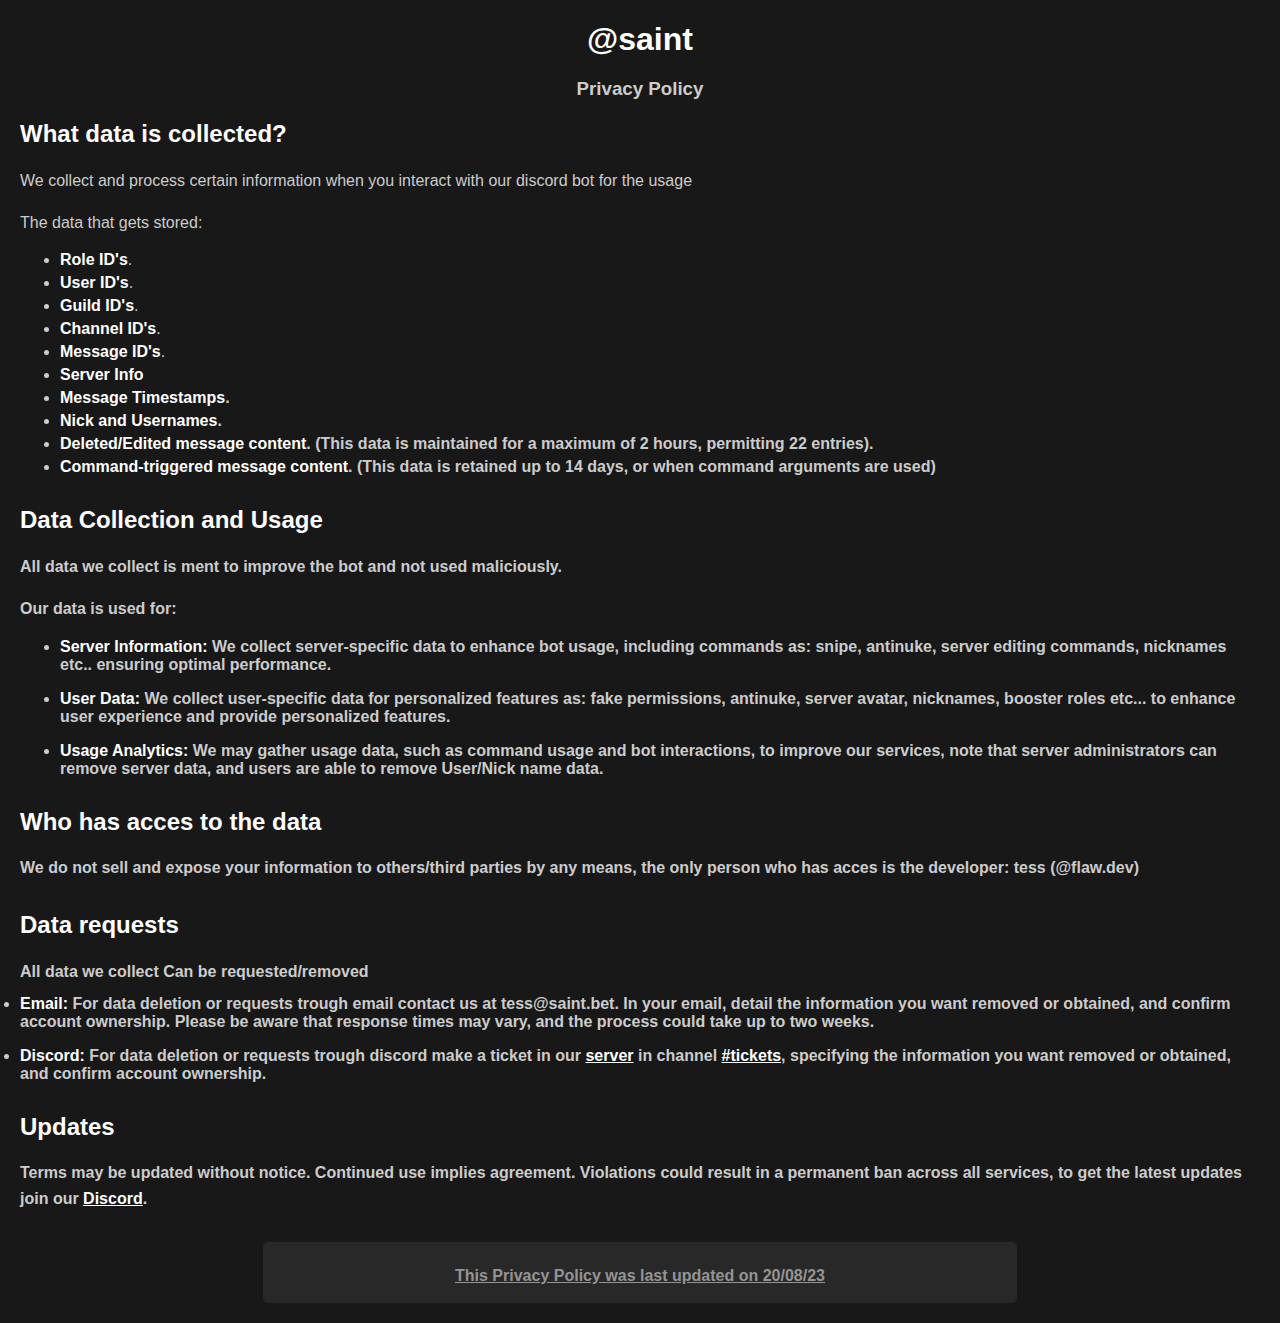
<file: privacy.html>
<!DOCTYPE html>
<html>

<head>
    <meta charset="UTF-8">
    <title>privacy policy</title>
    <style>
        body {
            font-family: Arial, sans-serif;
            margin: 20px;
            background-color: #181818;
            color: #fff;
        }

        h1 {
            text-align: center;
            margin-bottom: 20px;
        }

        h3 {
            text-align: center;
            margin-bottom: 10px;
            color: #ccc;
        }


        p {
            margin-bottom: 10px;
            line-height: 1.6;
            color: #ccc;
        }

        ul {
            margin-bottom: 10px;
        }

        li {
            margin-bottom: 5px;
            list-style-type: disc;
            color: #ccc; 
        }

        li strong {
            color: #fff; 
        }

        .section {
            margin-bottom: 30px;
        }

        .highlight {
            text-align: center;
            background-color: #282828;
            padding: 5px;
            border-radius: 5px;
            color: #fff;
            margin: 0 auto;
            width: 60%;
        }

        .link {
            text-align: center;
            margin-top: 10px;
        }

        .link a {
            color: #fff;
            text-decoration: underline;
        }
    </style>
</head>

<body>
    <h1>@saint</h1>
    <h3>Privacy Policy</h3>


    <div class="section">
      <h2>What data is collected?</h2>
      <p>We collect and process certain information when you interact with our discord bot for the usage</p>
      <p>The data that gets stored:</p>

      <ul>
        <li><strong>Role ID's</strong>.</li>
        <li><strong>User ID's</strong>.</li>
        <li><strong>Guild ID's</strong>.</li>
        <li><strong>Channel ID's</strong>.</li>
        <li><strong>Message ID's</strong>.</li>
        <li><strong>Server Info</li>
        <li><strong>Message Timestamps</strong>.</li>
        <li><strong>Nick and Usernames</strong>.</li>
        <li><strong>Deleted/Edited message content</strong>. (This data is maintained for a maximum of 2 hours, permitting 22 entries).</li>
        <li><strong>Command-triggered message content</strong>. (This data is retained up to 14 days, or when command arguments are used)</li>
      </ul>
  </div>


    <div class="section">
        <h2>Data Collection and Usage</h2>
        <p>All data we collect is ment to improve the bot and not used maliciously.</p>
        <p>Our data is used for:</p>
        <ul>
            <li><strong>Server Information:</strong> We collect server-specific data to enhance bot usage, including commands as: snipe, antinuke, server editing commands, nicknames etc.. ensuring optimal performance.</li>
            <p> </p>
            <li><strong>User Data:</strong> We collect user-specific data for personalized features as: fake permissions, antinuke, server avatar, nicknames, booster roles etc... to enhance user experience and provide personalized features.</li>
            <p> </p>
            <li><strong>Usage Analytics:</strong> We may gather usage data, such as command usage and bot
                interactions, to improve our services, note that server administrators can remove server data, and users are able to remove User/Nick name data.</li>
        </ul>
    </div>

    <div class="section">
      <h2>Who has acces to the data</h2>
      <p>We do not sell and expose your information to others/third parties by any means, the only person who has acces is the developer: tess (@flaw.dev)</p>  
    </div>

    <div class="section">
      <h2>Data requests</h2>
      <p>All data we collect Can be requested/removed</p>
      <li><strong>Email:</strong> For data deletion or requests trough email contact us at tess@saint.bet. In your email, detail the information you want removed or obtained, and confirm account ownership. Please be aware that response times may vary, and the process could take up to two weeks.</li>
            <p> </p>
      <li><strong>Discord:</strong> For data deletion or requests trough discord make a ticket in our <a href="https://saint.bet/support" style="color: white; ">server</a> in channel <a href="https://discord.com/channels/1128387693307502712/1128629534162436196" style="color: white; ">#tickets</a>, specifying the information you want removed or obtained, and confirm account ownership.</li>
            <p> </p>      
    </div>

    <div class="section">
      <h2>Updates</h2>
      <p>Terms may be updated without notice. Continued use implies agreement. Violations could result in a permanent ban across all services, to get the latest updates join our <a href="https://saint.bet/support" style="color: white; ">Discord</a>.</p>    
    </div>

    <div class="highlight">
        <p><a href="https://www.dmca.com/r/q7l3wrj" style="color: #959494; text-decoration: underline;">This Privacy Policy was last updated on 20/08/23</a></p>
    </div>

</body>

</html>
</file>
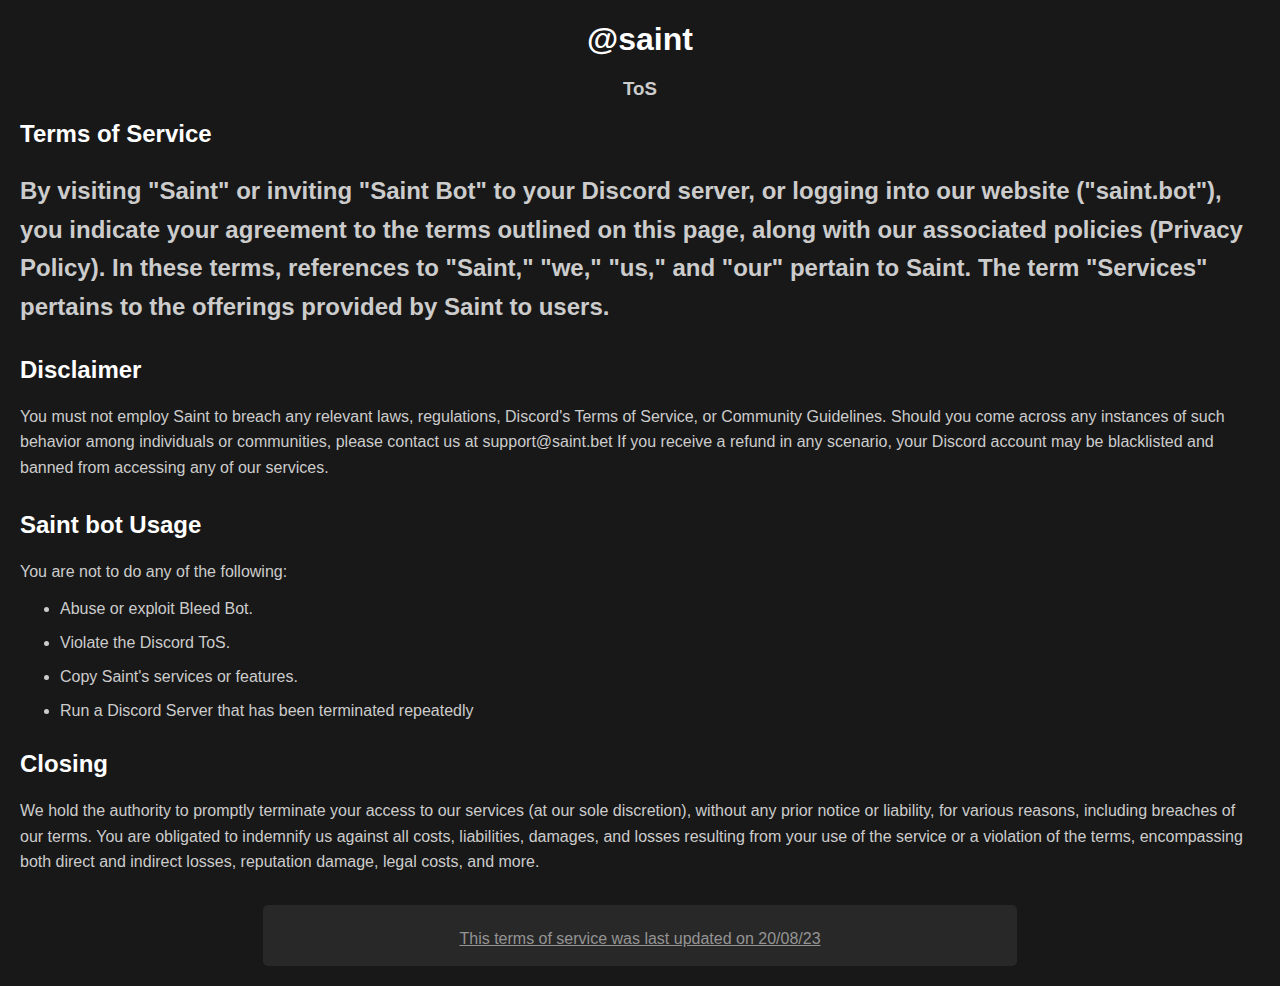
<file: terms.html>
<!DOCTYPE html>
<html>

<head>
    <meta charset="UTF-8">
    <title>terms of service</title>
    <style>
        body {
            font-family: Arial, sans-serif;
            margin: 20px;
            background-color: #181818;
            color: #fff;
        }

        h1 {
            text-align: center;
            margin-bottom: 20px;
        }

        h3 {
            text-align: center;
            margin-bottom: 10px;
            color: #ccc;
        }


        p {
            margin-bottom: 10px;
            line-height: 1.6;
            color: #ccc;
        }

        ul {
            margin-bottom: 10px;
        }

        li {
            margin-bottom: 5px;
            list-style-type: disc;
            color: #ccc; 
        }

        li strong {
            color: #fff; 
        }

        .section {
            margin-bottom: 30px;
        }

        .highlight {
            text-align: center;
            background-color: #282828;
            padding: 5px;
            border-radius: 5px;
            color: #fff;
            margin: 0 auto;
            width: 60%;
        }

        .link {
            text-align: center;
            margin-top: 10px;
        }

        .link a {
            color: #fff;
            text-decoration: underline;
        }
    </style>
</head>

<body>
    <h1>@saint</h1>
    <h3>ToS</h3>


    <div class="section">
      <h2>Terms of Service<h2>
      <p>By visiting "Saint" or inviting "Saint Bot" to your Discord server, or logging into our website ("saint.bot"), you indicate your agreement to the terms outlined on this page, along with our associated policies (Privacy Policy). In these terms, references to "Saint," "we," "us," and "our" pertain to Saint. The term "Services" pertains to the offerings provided by Saint to users.</p>
  </div>


    <div class="section">
        <h2>Disclaimer</h2>
        <p>You must not employ Saint to breach any relevant laws, regulations, Discord's Terms of Service, or Community Guidelines. Should you come across any instances of such behavior among individuals or communities, please contact us at support@saint.bet If you receive a refund in any scenario, your Discord account may be blacklisted and banned from accessing any of our services.</p>
    </div>

    <div class="section">
      <h2>Saint bot Usage</h2>
      <p>You are not to do any of the following:</p>  
      <ul>
        <li><strong> </strong>Abuse or exploit Bleed Bot.</li>
        <p> </p>  
        <li><strong> </strong>Violate the Discord ToS.</li>
        <p> </p>  
        <li><strong> </strong>Copy Saint's services or features.</li>
        <p> </p>  
        <li><strong> </strong>Run a Discord Server that has been terminated repeatedly</li>
      </ul>
    </div>

    <div class="section">
      <h2>Closing</h2>
      <p>
        We hold the authority to promptly terminate your access to our services (at our sole discretion), without any prior notice or liability, for various reasons, including breaches of our terms. You are obligated to indemnify us against all costs, liabilities, damages, and losses resulting from your use of the service or a violation of the terms, encompassing both direct and indirect losses, reputation damage, legal costs, and more.</p>
    </div>

    <div class="highlight">
        <p><a href="https://saint.bet/discord" style="color: #959494; text-decoration: underline;">This terms of service was last updated on 20/08/23</a></p>
    </div>

</body>

</html>
</file>
